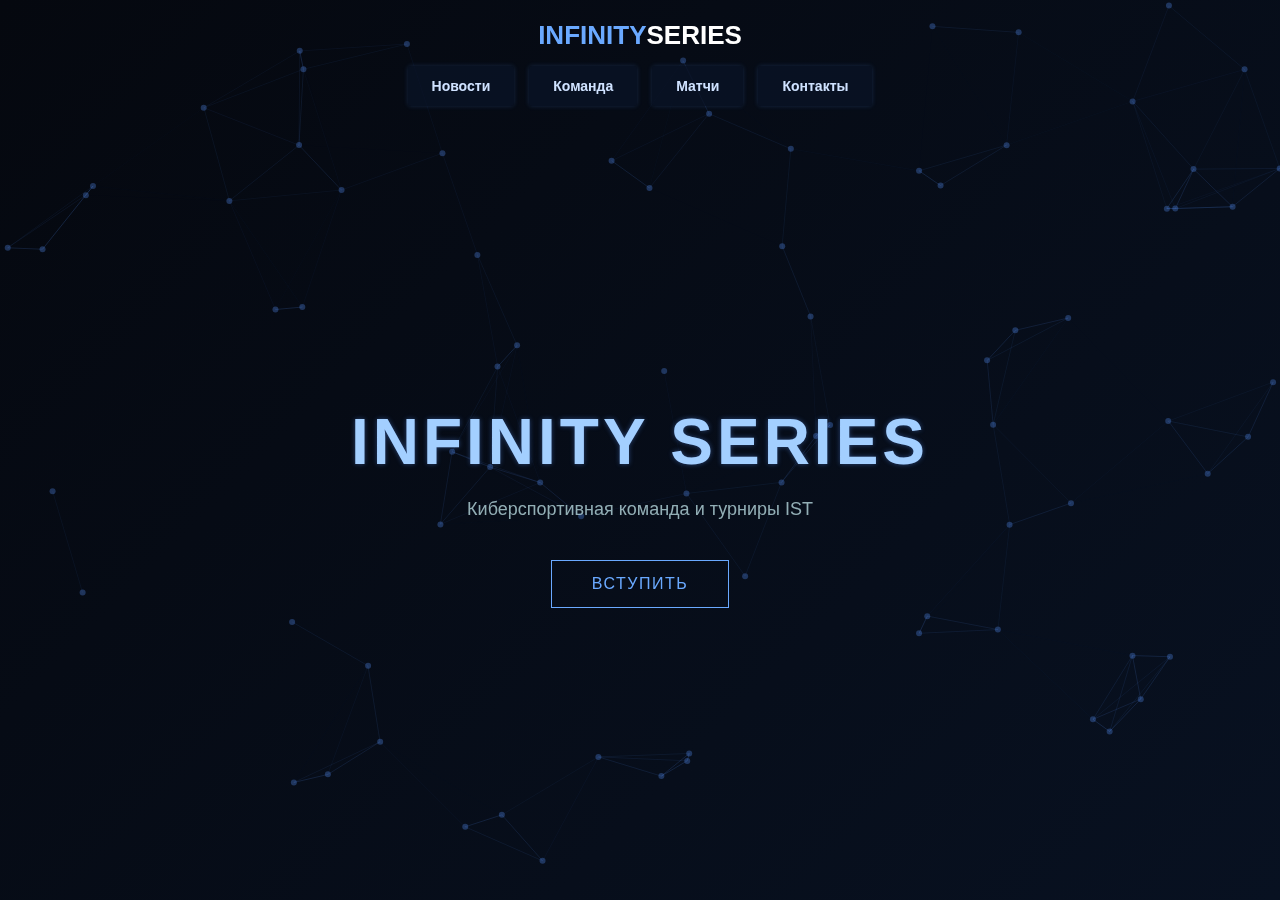
<file: index.html>
<!DOCTYPE html>
<html lang="ru">
<head>
  <meta charset="UTF-8" />
  <meta name="viewport" content="width=device-width, initial-scale=1.0"/>
  <title>Infinity Series</title>

  <!-- Стили -->
  <link rel="stylesheet" href="style.css">
</head>
<body>

  <!-- Canvas для частиц на фоне -->
  <canvas id="net"></canvas>

  <!-- Header / Лого + Навигация -->
  <header class="header">
  <div class="logo" onclick="window.location.href='index.html'">
    <span class="infinity">INFINITY</span><span class="series">SERIES</span>
  </div>

  <!-- Навигация подгружается сюда -->
  <div id="nav-placeholder"></div>
</header>


  <!-- Hero / Центральный текст и кнопка -->
  <main class="hero">
    <h1>INFINITY SERIES</h1>
    <p style="color: #b6d7dd;">Киберспортивная команда и турниры IST</p>
    <button class="btn" onclick="window.location.href='index.html'">ВСТУПИТЬ</button>
  </main>

  <!-- JS -->
  <script src="script.js"></script>
</body>
</html>
</file>
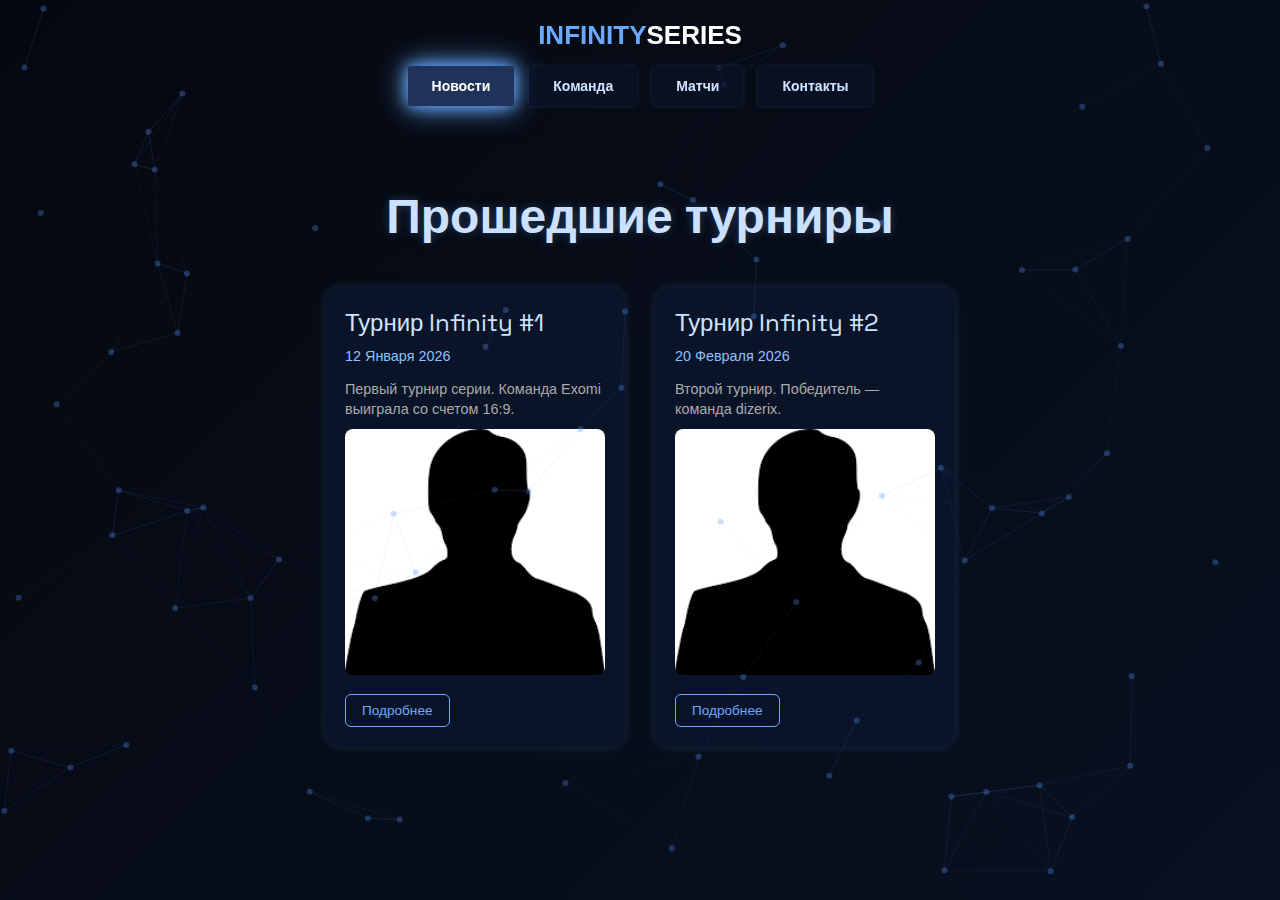
<file: news.html>
<!DOCTYPE html>
<html lang="ru">
<head>
<meta charset="UTF-8">
<meta name="viewport" content="width=device-width, initial-scale=1.0">
<title>Прошедшие турниры – Infinity Series</title>

<link href="https://fonts.googleapis.com/css2?family=Inter:wght@400;500;600;700&display=swap" rel="stylesheet">
<link href="https://fonts.googleapis.com/css2?family=Space+Grotesk:wght@500;600;700&display=swap" rel="stylesheet">
<link rel="stylesheet" href="style.css">

<style>
:root {
  --main: #6aa9ff;
  --bg: #05080f;
  --card-bg: #0a1428;
}

body {
  margin: 0;
  font-family: 'Inter', sans-serif;
  background: linear-gradient(-45deg, #05080f, #0b1a33, #05080f);
  background-size: 400% 400%;
  animation: gradient 15s ease infinite;
  color: #cce0ff;
  overflow-x: hidden;
}

@keyframes gradient {
  0% {background-position:0% 50%;}
  50% {background-position:100% 50%;}
  100% {background-position:0% 50%;}
}

h1 {
  text-align: center;
  font-family: 'Space Grotesk', sans-serif;
  font-size: 3rem;
  margin: 60px 20px 40px;
  text-shadow: 0 0 10px rgba(106,169,255,0.3);
}

/* Сетка турниров */
.tournament-grid {
  display: flex;
  flex-wrap: wrap;
  justify-content: center;
  gap: 30px;
  padding: 0 20px 60px;
}

.tournament-card {
  background: var(--card-bg);
  border-radius: 16px;
  width: 300px;
  padding: 20px;
  box-shadow: 0 0 10px rgba(106,169,255,0.2);
  cursor: pointer;
  transition: transform 0.3s, box-shadow 0.3s;
}

.tournament-card:hover {
  transform: translateY(-5px);
  box-shadow: 0 0 20px #6aa9ff, 0 0 40px #6aa9ff;
}

.tournament-title {
  font-family: 'Space Grotesk', sans-serif;
  font-size: 1.5rem;
  margin-bottom: 10px;
  color: #cfe2ff;
}

.tournament-date {
  font-size: 0.9rem;
  color: #90c0ff;
  margin-bottom: 15px;
}

.tournament-winner {
  display: flex;
  align-items: center;
  gap: 10px;
  margin-bottom: 15px;
}

.tournament-winner img {
  width: 40px;
  height: 40px;
  border-radius: 50%;
  object-fit: cover;
  border: 1px solid rgba(106,169,255,0.3);
}

.tournament-desc {
  font-size: 0.9rem;
  color: #aaa;
  line-height: 1.4;
}

.btn-more {
  display: inline-block;
  margin-top: 15px;
  padding: 8px 16px;
  border: 1px solid var(--main);
  background: transparent;
  color: var(--main);
  border-radius: 6px;
  font-size: 0.85rem;
  cursor: pointer;
  transition: all 0.3s;
}
.btn-more:hover {
  background: var(--main);
  color: #05080f;
  box-shadow: 0 0 10px var(--main), 0 0 20px var(--main);
}

/* Overlay */
.overlay {
  position: fixed;
  inset: 0;
  background: rgba(5,8,15,0.9);
  display: flex;
  justify-content: center;
  align-items: center;
  opacity: 0;
  pointer-events: none;
  transition: opacity 0.3s;
  z-index: 100;
}

.overlay.active {
  opacity: 1;
  pointer-events: auto;
}

.overlay-box {
  background: var(--card-bg);
  padding: 30px;
  border-radius: 14px;
  width: 600px;
  max-width: 95%;
  opacity: 0;
  transform: translateY(40px);
  transition: all 0.4s ease;
}

.overlay-box.active {
  opacity: 1;
  transform: translateY(0);
}

.overlay h2 {
  font-family: 'Space Grotesk', sans-serif;
  color: var(--main);
  margin-bottom: 10px;
}

.overlay p { color: #ccc; margin-bottom: 15px; }

.overlay .btn-close {
  margin-top: 10px;
  padding: 8px 16px;
  border: 1px solid var(--main);
  background: transparent;
  color: var(--main);
  border-radius: 6px;
  cursor: pointer;
  transition: all 0.3s;
}
.overlay .btn-close:hover {
  background: var(--main);
  color: #05080f;
  box-shadow: 0 0 10px var(--main), 0 0 20px var(--main);
}

@media(max-width:768px){
  .tournament-card{width:90%;}
}
</style>
</head>
<body>

  <!-- Canvas для частиц на фоне -->
  <canvas id="net"></canvas>

  <!-- Header / Лого + Навигация -->
  <header class="header">
    <div class="logo" onclick="window.location.href='index.html'">
      <span class="infinity">INFINITY</span><span class="series">SERIES</span>
    </div>

    <!-- Навигация подгружается сюда -->
    <div id="nav-placeholder"></div>
  </header>

  <script src="script.js"></script>

  <h1>Прошедшие турниры</h1>

<div class="tournament-grid" id="tournament-grid">
  <!-- Карточки турниров подгружаются через JS -->
</div>

<!-- Overlay -->
<div class="overlay" id="overlay">
  <div class="overlay-box" id="overlay-box"></div>
</div>

<script>

const grid = document.getElementById("tournament-grid");
const overlay = document.getElementById("overlay");
const overlayBox = document.getElementById("overlay-box");

tournaments.forEach(t => {
  const card = document.createElement('div');
  card.classList.add('tournament-card');
  card.innerHTML = `
    <div class="tournament-title">${t.title}</div>
    <div class="tournament-date">${t.date}</div>
    <div class="tournament-winner">
      <img src="${t.winner.avatar}" alt="${t.winner.name}">
      <span>${t.winner.name}</span>
    </div>
    <div class="tournament-desc">${t.desc}</div>
    <button class="btn-more">Подробнее</button>
  `;
  grid.appendChild(card);

  card.querySelector(".btn-more").addEventListener("click", ()=>{
    overlayBox.innerHTML = `
      <h2>${t.title}</h2>
      <p>${t.full}</p>
      <button class="btn-close">Закрыть</button>
    `;
    overlay.classList.add('active');
    overlayBox.classList.add('active');

    overlayBox.querySelector('.btn-close').addEventListener("click", ()=>{
      overlay.classList.remove('active');
      overlayBox.classList.remove('active');
    });
  });
});
</script>

</body>
</html>
</file>
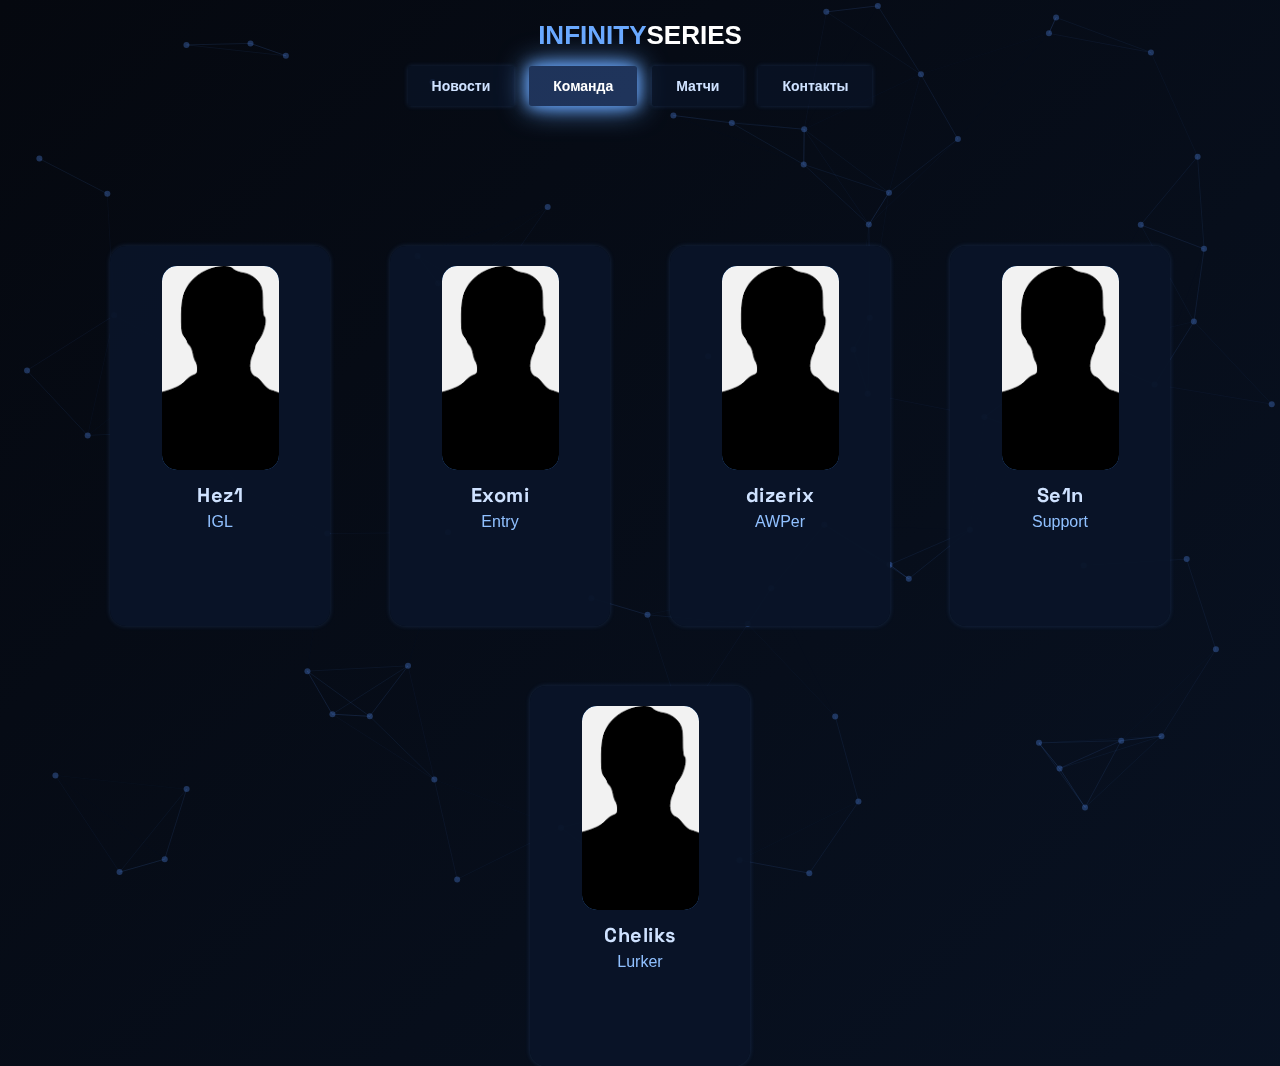
<file: team.html>
<!DOCTYPE html>
<html lang="ru">
<head>
  <meta charset="UTF-8" />
  <meta name="viewport" content="width=device-width, initial-scale=1.0"/>
  <title>Infinity Series</title>

    <!-- Шрифт -->
  <link href="https://fonts.googleapis.com/css2?family=Inter:wght@400;500;600;700&display=swap" rel="stylesheet">
  <link href="https://fonts.googleapis.com/css2?family=Space+Grotesk:wght@500;600;700&display=swap" rel="stylesheet">


  <!-- Стили -->
  <link rel="stylesheet" href="style.css">
  
</head>
<body>

  <!-- Canvas для частиц на фоне -->
  <canvas id="net"></canvas>

  <!-- Header / Лого + Навигация -->
  <header class="header">
  <div class="logo" onclick="window.location.href='index.html'">
    <span class="infinity">INFINITY</span><span class="series">SERIES</span>
  </div>

  <!-- Навигация подгружается сюда -->
  <div id="nav-placeholder"></div>
</header>

<script src="script.js"></script>

  <!-- Команда -->
  <div class="team-members">
  <div class="team-member" onclick="openPlayer('Hez1')">
  <div class="photo-wrap">
    <img src="images.png" class="team-photo">
  </div>
  <h3 class="team-name">Hez1</h3>
  <p class="team-role">IGL</p>
</div>
  <div class="team-member" onclick="openPlayer('Exomi')">
  <div class="photo-wrap">
    <img src="images.png" class="team-photo">
  </div>
  <h3 class="team-name">Exomi</h3>
  <p class="team-role">Entry</p>
</div>
  <div class="team-member" onclick="openPlayer('dizerix')">
  <div class="photo-wrap">
    <img src="images.png" class="team-photo">
  </div>
  <h3 class="team-name">dizerix</h3>
  <p class="team-role">AWPer</p>
</div>
  <div class="team-member" onclick="openPlayer('Se1n')">
  <div class="photo-wrap">
    <img src="images.png" class="team-photo">
  </div>
  <h3 class="team-name">Se1n</h3>
  <p class="team-role">Support</p>
</div>
  <div class="team-member" onclick="openPlayer('Cheliks')">
  <div class="photo-wrap">
    <img src="images.png" class="team-photo">
  </div>
  <h3 class="team-name">Cheliks</h3>
  <p class="team-role">Lurker</p>
</div>
</div>
    
    
</body>
</html>
</file>
<file: style.css>
/* ===================== */
/* Общие настройки */
* {
  margin: 0;
  padding: 0;
  box-sizing: border-box;
  font-family: 'Segoe UI', sans-serif;
}

body {
  height: 100vh;
  overflow: hidden;
  background: linear-gradient(-45deg, #05080f, #0b1a33, #05080f);
  background-size: 400% 400%;
  animation: gradient 15s ease infinite;
  color: #cce0ff;
}



/* ===================== */
/* Canvas / Частицы */
#net {
  position: fixed;
  inset: 0;
  z-index: 0;
  pointer-events: none; /* мышь проходит сквозь canvas */
}

/* ===================== */
/* Header / Лого и Навигация */
.header {
  position: relative;
  z-index: 2;
  display: flex;
  justify-content: space-between;
  align-items: center;
  padding: 20px 50px;
}

.logo {
  font-size: 26px;
  font-weight: 700;
  cursor: pointer;
}
.logo span.infinity {
  color: #6aa9ff; /* голубое */
  transition: text-shadow 0.3s;
}
.logo span.series {
  color: #fff; /* белое */
  transition: text-shadow 0.3s;
}
.logo:hover span {
  text-shadow: 0 0 10px #6aa9ff, 0 0 20px #6aa9ff;
}

/* Навигация */
.nav a {
  margin-left: 30px;
  text-decoration: none;
  color: #cfe2ff;
  font-size: 14px;
  opacity: 0.8;
  transition: 0.3s;
}
.nav a:hover {
  opacity: 1;
  color: #6aa9ff;
}

/* ===================== */
/* Hero / Центральный блок */
.hero {
  position: relative;
  z-index: 2;
  height: calc(100vh - 80px);
  display: flex;
  flex-direction: column;
  justify-content: center;
  align-items: center;
  text-align: center;
  padding: 0 20px;
  color: #a3cfff; /* голубоватый текст */
}

.hero h1 {
  font-size: 64px;
  letter-spacing: 4px;
  margin-bottom: 20px;
  text-transform: uppercase;
  text-shadow: 0 0 5px rgba(90,150,255,0.4);
}

.hero p {
  max-width: 500px;
  font-size: 18px;
  opacity: 0.8;
  margin-bottom: 40px;
}

/* ===================== */
/* Кнопка Вступить */
.btn {
  padding: 14px 40px;
  border: 1px solid #6aa9ff;
  background: transparent;
  color: #6aa9ff;
  font-size: 16px;
  letter-spacing: 1.5px;
  cursor: pointer;
  transition: all 0.3s ease;
  position: relative;
  overflow: hidden;
}
.btn::before {
  content: '';
  position: absolute;
  top: 50%;
  left: 50%;
  width: 0;
  height: 300%;
  background: rgba(106,169,255,0.15);
  transform: translate(-50%, -50%) rotate(45deg);
  transition: width 0.5s ease;
  z-index: 0;
}
.btn:hover::before {
  width: 400%;
}
.btn:hover {
  color: #fff;
  box-shadow: 0 0 15px #6aa9ff, 0 0 30px #6aa9ff;
  border-color: #6aa9ff;
  z-index: 1;
}

/* ===================== */
/* Анимация градиента фона */
@keyframes gradient {
  0% { background-position: 0% 50%; }
  50% { background-position: 100% 50%; }
  100% { background-position: 0% 50%; }
}

/* ===================== */
/* Header */
.header {
  position: relative;
  z-index: 2;
  display: flex;
  flex-direction: column; /* логотип сверху, навигация под ним */
  align-items: center;    /* центрирование по горизонтали */
  padding: 20px 0;
}

/* Лого */
.logo {
  font-size: 26px;
  font-weight: 700;
  cursor: pointer;
}
.logo span.infinity {
  color: #6aa9ff; /* голубое */
  transition: text-shadow 0.3s;
}
.logo span.series {
  color: #fff; /* белое */
  transition: text-shadow 0.3s;
}
.logo:hover span {
  text-shadow: 0 0 10px #6aa9ff, 0 0 20px #6aa9ff;
}

/* ===================== */
/* Квадратичная навигация */
.nav-container {
  display: flex;
  justify-content: center;
  gap: 15px; /* расстояние между кнопками */
  margin-top: 15px; /* отступ под логотип */
}

.nav-item {
  display: inline-block;
  padding: 12px 24px;
  background: rgba(10,20,40,0.7);
  border-radius: 3px;      /* аккуратные квадратики */
  text-decoration: none;
  color: #cfe2ff;
  font-weight: 600;
  font-size: 14px;
  transition: all 0.3s ease;
  box-shadow: 0 0 5px rgba(90,150,255,0.2);
}

.nav-item:hover {
  background: rgba(106,169,255,0.2);
  color: #6aa9ff;
  box-shadow: 0 0 10px #6aa9ff, 0 0 20px #6aa9ff;
  transform: translateY(-2px);
}

.nav-item.active {
  background: rgba(90,150,255,0.3);
  color: #fff;
  box-shadow: 0 0 15px #6aa9ff, 0 0 30px #6aa9ff;
}

/* ===================== */
/* Hero текст и кнопка */
.hero {
  position: relative;
  z-index: 2;
  height: calc(100vh - 140px); /* учитываем header */
  display: flex;
  flex-direction: column;
  justify-content: center;
  align-items: center;
  text-align: center;
  padding: 0 20px;
  color: #a3cfff;
}

.hero h1 {
  font-size: 64px;
  letter-spacing: 4px;
  margin-bottom: 20px;
  text-transform: uppercase;
  text-shadow: 0 0 5px rgba(90,150,255,0.4);
}

.hero p {
  max-width: 500px;
  font-size: 18px;
  opacity: 0.8;
  margin-bottom: 40px;
}

.btn {
  padding: 14px 40px;
  border: 1px solid #6aa9ff;
  background: transparent;
  color: #6aa9ff;
  font-size: 16px;
  letter-spacing: 1.5px;
  cursor: pointer;
  transition: all 0.3s ease;
  position: relative;
  overflow: hidden;
}
.btn::before {
  content: '';
  position: absolute;
  top: 50%;
  left: 50%;
  width: 0;
  height: 300%;
  background: rgba(106,169,255,0.15);
  transform: translate(-50%, -50%) rotate(45deg);
  transition: width 0.5s ease;
  z-index: 0;
}
.btn:hover::before {
  width: 400%;
}
.btn:hover {
  color: #fff;
  box-shadow: 0 0 15px #6aa9ff, 0 0 30px #6aa9ff;
  border-color: #6aa9ff;
  z-index: 1;
}

.team-section {
  position: relative;
  z-index: 2;
  padding: 60px 20px;
  text-align: center;
  color: #a3cfff;
}

.team-section h1 {
  font-size: 48px;
  margin-bottom: 40px;
  text-transform: uppercase;
  text-shadow: 0 0 5px rgba(90,150,255,0.4);
}

:root {
  --main: #6aa9ff;
  --bg: #05080f;
  --card-bg: #0a1428;
}

body {
  margin: 0;
  font-family: 'Inter', system-ui, -apple-system, BlinkMacSystemFont, sans-serif;
  background: linear-gradient(-45deg, #05080f, #0b1a33, #05080f);
  background-size: 400% 400%;
  animation: gradient 15s ease infinite;
  color: #cce0ff;
}

/* Градиент */
@keyframes gradient {
  0% {background-position:0% 50%;}
  50% {background-position:100% 50%;}
  100% {background-position:0% 50%;}
}

/* Команда */
.team-section {
  padding: 60px 20px;
  text-align: center;
}
.team-section h1 {
  font-size: 48px;
  margin-bottom: 40px;
  text-shadow: 0 0 10px rgba(106,169,255,0.3);
}
.team-members {
  margin-top: 120px;
  display: flex;
  justify-content: center;
  gap: 60px;
  flex-wrap: wrap;
}


/* Карточки команды */
.team-member {
  background: rgba(10,20,40,0.95);
  border-radius: 16px;
  width: 220px;
  height: 380px;
  padding: 20px;
  cursor: pointer;
  transition: all 0.3s ease;
  box-shadow: 0 0 5px rgba(90,150,255,0.2);
  display: flex;
  flex-direction: column;
  align-items: center;
  position: relative;
  overflow: hidden;
}

.team-member::before {
  content: '';
  position: absolute;
  top: 50%;
  left: 50%;
  width: 0;
  height: 300%;
  background: rgba(106,169,255,0.15);
  transform: translate(-50%, -50%) rotate(45deg);
  transition: width 0.5s ease;
  z-index: 0;
}
.team-member:hover::before { width: 400%; }
.team-member:hover { box-shadow: 0 0 20px #6aa9ff, 0 0 40px #6aa9ff; transform: translateY(-5px); }

.team-photo {
  width: 65%;
  height: 60%;
  object-fit: cover;
  border-radius: 15px;
  margin-bottom: 12px;
  z-index: 1;
  position: relative;
  filter: brightness(0.95) drop-shadow(0 0 4px #6aa9ff);
  transition: transform 0.3s, filter 0.3s;
}

.team-photo::before {
  content: "";
  position: absolute;
  inset: 0;
  background: linear-gradient(
    135deg,
    rgba(0, 140, 255, 0.35),
    rgba(0, 40, 90, 0.55)
  );
  mix-blend-mode: screen; /* красиво подсвечивает */
  pointer-events: none;
}

.player-photo::before {
  content: "";
  position: absolute;
  inset: 0;
  background: linear-gradient(
    135deg,
    rgba(0, 140, 255, 0.35),
    rgba(0, 40, 90, 0.55)
  );
  mix-blend-mode: screen; /* красиво подсвечивает */
  pointer-events: none;
}


.team-member:hover .team-photo {
  transform: scale(1.05);
  filter: brightness(1) drop-shadow(0 0 12px #6aa9ff);
}

.team-name,
.player-info h2 {
  font-family: 'Space Grotesk', 'Inter', sans-serif;
  letter-spacing: 0.5px;
}

.team-name { font-size: 20px; color: #cfe2ff; margin-bottom: 5px; z-index: 1; position: relative; }
.team-role { font-size: 16px; color: #90c0ff; z-index: 1; position: relative; }

/* Оверлей */
.player-overlay {
  position: fixed;
  inset: 0;
  background: rgba(5, 8, 15, 0.85);
  backdrop-filter: blur(0px);
  display: flex;
  align-items: center;
  justify-content: center;
  opacity: 0;
  pointer-events: none;
  transition: 
    opacity 0.4s ease,
    backdrop-filter 0.4s ease;
  z-index: 100;
}

.player-box {
  background: var(--card-bg);
  padding: 40px;
  border-radius: 14px;
  width: 800px;
  max-width: 95%;
  display: flex;
  gap: 30px;

  opacity: 0;
  transform: translateY(60px) scale(0.92);
  filter: blur(6px);

  transition:
    opacity 0.45s cubic-bezier(.2,.8,.2,1),
    transform 0.45s cubic-bezier(.2,.8,.2,1),
    filter 0.45s ease;

  box-shadow:
    0 0 30px rgba(106,169,255,0.35),
    inset 0 0 0 1px rgba(106,169,255,0.15);
}

/* Фото профиля */
.player-photo {
  width: 300px;
  height: 420px;
  object-fit: cover;
  border-radius: 8px;
  border: 1px solid rgba(106,169,255,0.3);
  box-shadow: 0 0 15px rgba(106,169,255,0.2);
  transition: transform 0.3s ease, filter 0.3s ease;
  filter: brightness(0.9) drop-shadow(0 0 10px #6aa9ff);
}
.player-photo:hover {
  transform: scale(1.05);
  filter: brightness(1) drop-shadow(0 0 18px #6aa9ff);
}

/* Инфо */
.player-info > * {
  opacity: 0;
  transform: translateY(15px);
  animation: infoFade 0.4s ease forwards;
}

.player-info > *:nth-child(1) { animation-delay: 0.1s; }
.player-info > *:nth-child(2) { animation-delay: 0.15s; }
.player-info > *:nth-child(3) { animation-delay: 0.2s; }
.player-info > *:nth-child(4) { animation-delay: 0.25s; }

@keyframes infoFade {
  to {
    opacity: 1;
    transform: translateY(0);
  }
}
.player-info h2 { color: var(--main); margin-bottom: 10px; font-size: 2.5rem; transition: 0.3s; }
.player-info .role-badge { font-size: 0.9rem; color: var(--main); text-transform: uppercase; letter-spacing: 2px; margin-bottom: 15px; }
.player-info .bio { font-size: 0.9rem; color: #aaa; line-height: 1.5; margin-bottom: 20px; }

/* Статы */
.player-info .stats-row { display: grid; grid-template-columns: repeat(3, 1fr); gap: 10px; margin-bottom: 20px; }
.stat-box { background: rgba(106,169,255,0.05); padding: 10px; border-radius: 8px; text-align: center; transition: 0.3s; cursor: default; }
.stat-box:hover { background: rgba(106,169,255,0.15); box-shadow: 0 0 10px #6aa9ff; }
.stat-box .val { color: var(--main); font-weight: bold; font-size: 1.5rem; transition: 0.3s; }
.stat-box:hover .val { color: #fff; }

/* Девайсы */
.player-info .gear-section { display: grid; grid-template-columns: repeat(3, 1fr); gap: 10px; margin-bottom: 15px; }
.gear-card { background: rgba(255,255,255,0.02); border: 1px solid #222; padding: 8px; font-size: 0.8rem; border-radius: 6px; transition: 0.3s; text-align: center; cursor: default; }
.gear-card:hover { background: rgba(106,169,255,0.05); border-color: var(--main); box-shadow: 0 0 10px #6aa9ff; }

/* Стим+фейсит */
.player-info .socials { margin-top: 10px; }
.soc-link { display: inline-block; margin-right: 10px; padding: 7px 18px; border: 1px solid #333; color: #fff; text-decoration: none; text-transform: uppercase; font-size: 0.75rem; border-radius: 6px; transition: 0.3s; }
.soc-link:hover { border-color: var(--main); color: #fff; background: var(--main); box-shadow: 0 0 10px var(--main), 0 0 20px var(--main); }

/* Кнопка закрытия */
.btn-close {
  margin-top: 20px;
  padding: 10px 20px;
  border: 1px solid var(--main);
  background: transparent;
  color: var(--main);
  font-size: 0.8rem;
  letter-spacing: 1px;
  border-radius: 6px;
  cursor: pointer;
  transition: all 0.3s;
}
.btn-close:hover { background: var(--main); color: #05080f; box-shadow: 0 0 10px var(--main), 0 0 20px var(--main); }

/* Overlay active */
.player-overlay.active {
  opacity: 1;
  pointer-events: auto;
  backdrop-filter: blur(6px);
}
.player-box.active {
  opacity: 1;
  transform: translateY(0) scale(1);
  filter: blur(0);
}

.photo-wrap {
  position: relative;
  width: 65%;
  height: 60%;
  border-radius: 15px;
  overflow: hidden;
  margin-bottom: 12px;
}

.photo-wrap::after {
  content: "";
  position: absolute;
  inset: 0;
  background: linear-gradient(
    135deg,
    rgba(0, 140, 255, 0.35),
    rgba(0, 40, 90, 0.55)
  );
  mix-blend-mode: screen;
  pointer-events: none;
}

.team-photo {
  width: 100%;
  height: 100%;
  object-fit: cover;
  display: block;
}


@media (max-width: 768px) {
  .player-box { flex-direction: column; align-items: center; text-align: center; }
  .player-photo { width: 80%; height: auto; }
  .player-info { width: 100%; }
  .player-info .stats-row { grid-template-columns: 1fr; }
  .player-info .gear-section { grid-template-columns: 1fr; }
}
</file>
